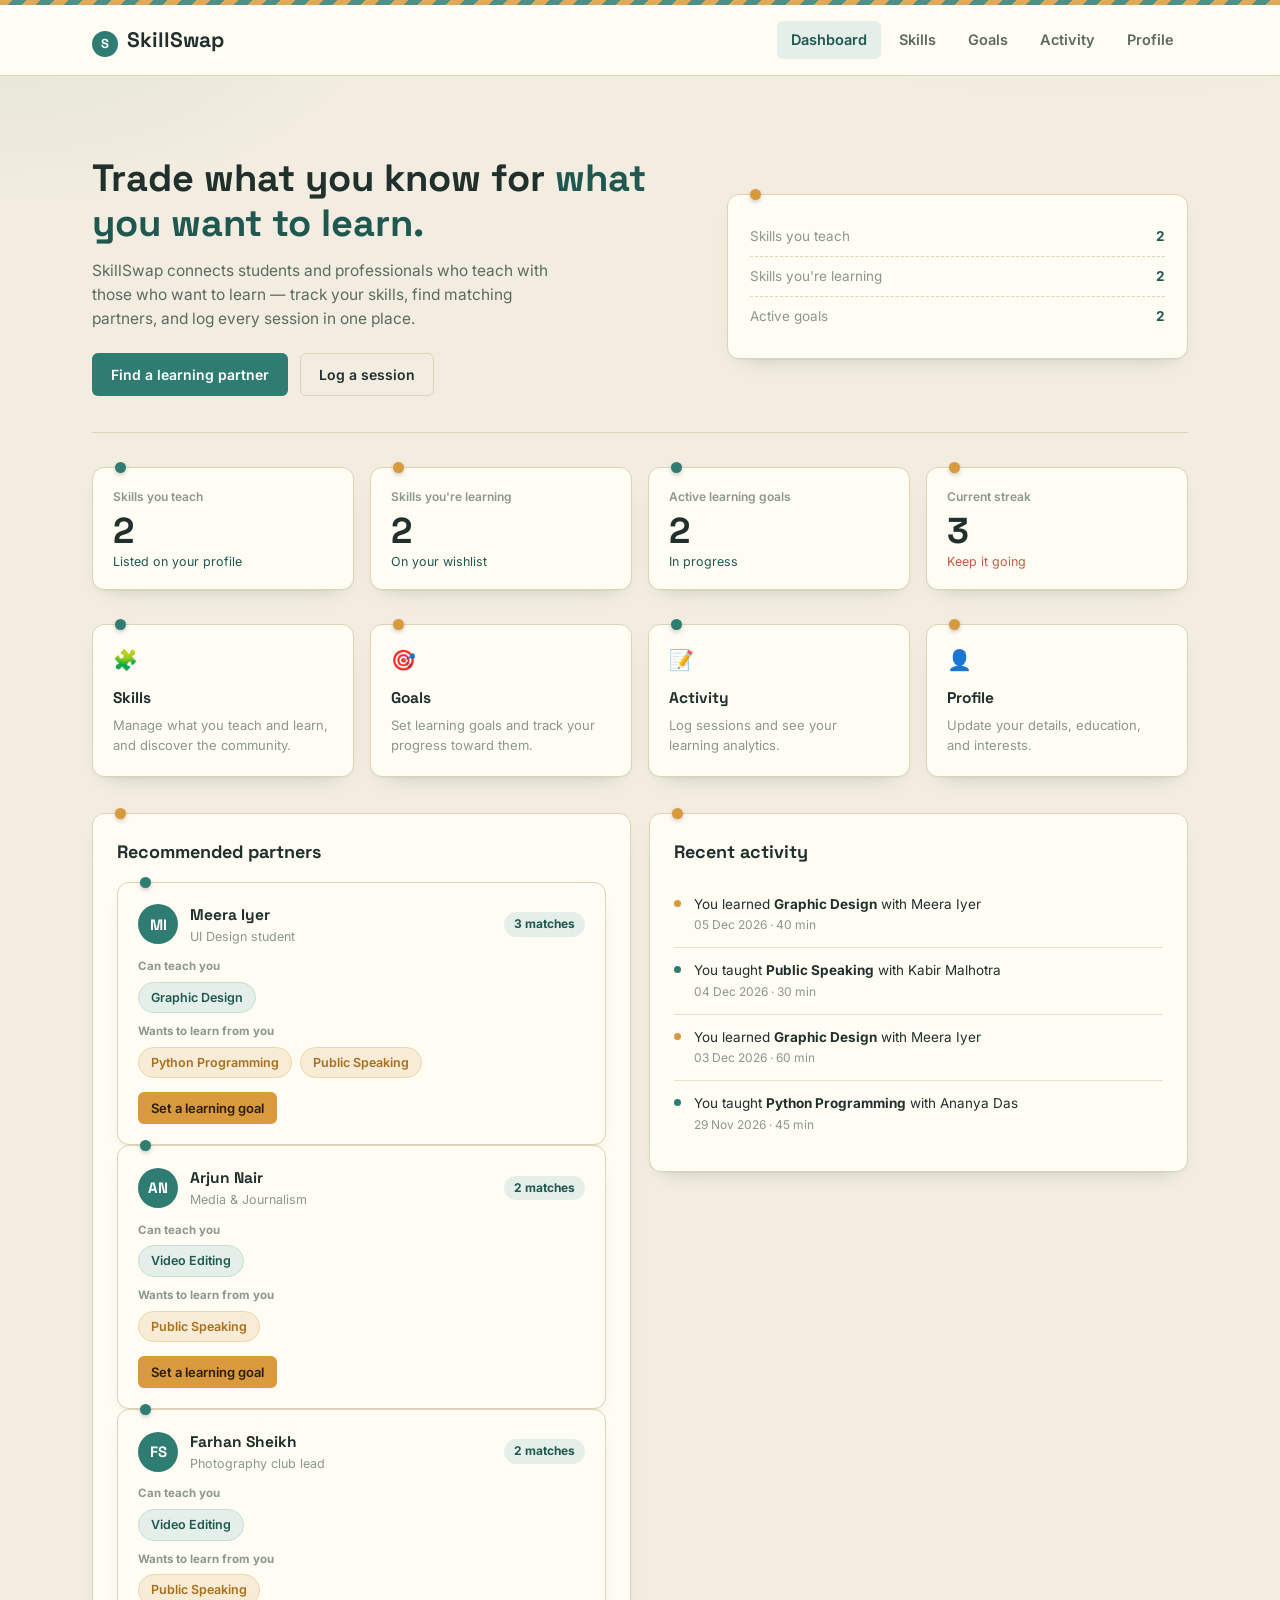
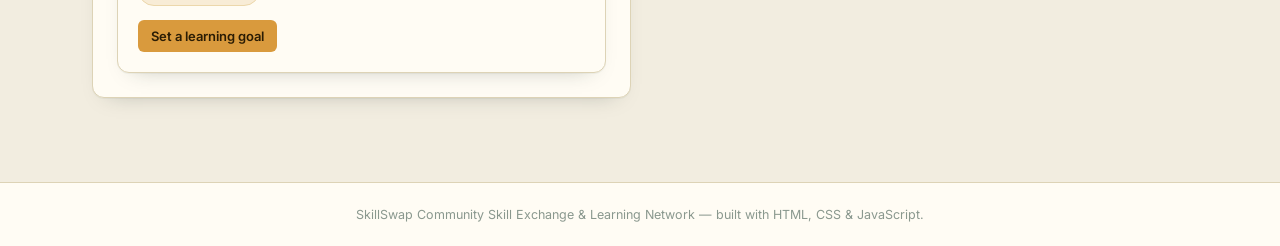
<file: index.html>
<!DOCTYPE html>
<html lang="en">
<head>
<meta charset="UTF-8">
<meta name="viewport" content="width=device-width, initial-scale=1.0">
<title>SkillSwap — Community Skill Exchange &amp; Learning Network</title>
<link rel="stylesheet" href="style.css">
</head>
<body data-page="dashboard">

  <header class="site-header">
    <div class="tape-strip"></div>
    <div class="header-inner">
      <a href="index.html" class="brand"><span class="brand-mark">S</span>SkillSwap<span class="brand-tag">Skill Exchange Network</span></a>
      <nav class="main-nav">
        <a href="index.html" class="active">Dashboard</a>
        <a href="skills.html">Skills</a>
        <a href="goals.html">Goals</a>
        <a href="activity.html">Activity</a>
        <a href="profile.html">Profile</a>
      </nav>
      <button class="nav-toggle" aria-label="Toggle menu">☰</button>
    </div>
  </header>

  <main class="page">
    <div class="wrap">

      <section class="hero">
        <div>
          <h1>Trade what you know for <span>what you want to learn.</span></h1>
          <p>SkillSwap connects students and professionals who teach with those who want to learn — track your skills, find matching partners, and log every session in one place.</p>
          <div class="hero-actions">
            <a href="skills.html" class="btn btn-teal">Find a learning partner</a>
            <a href="activity.html" class="btn btn-outline">Log a session</a>
          </div>
        </div>
        <div class="pin-card hero-card pin-amber">
          <div class="fig-row"><span>Skills you teach</span><span id="stat-teach-mini">—</span></div>
          <div class="fig-row"><span>Skills you're learning</span><span id="stat-learn-mini">—</span></div>
          <div class="fig-row"><span>Active goals</span><span id="stat-goals-mini">—</span></div>
        </div>
      </section>

      <div class="stat-row">
        <div class="pin-card stat-card pin-teal">
          <div class="stat-label">Skills you teach</div>
          <div class="stat-value" id="stat-teach">0</div>
          <div class="stat-sub">Listed on your profile</div>
        </div>
        <div class="pin-card stat-card pin-amber">
          <div class="stat-label">Skills you're learning</div>
          <div class="stat-value" id="stat-learn">0</div>
          <div class="stat-sub">On your wishlist</div>
        </div>
        <div class="pin-card stat-card pin-teal">
          <div class="stat-label">Active learning goals</div>
          <div class="stat-value" id="stat-goals">0</div>
          <div class="stat-sub">In progress</div>
        </div>
        <div class="pin-card stat-card pin-amber warn">
          <div class="stat-label">Current streak</div>
          <div class="stat-value" id="stat-streak">0</div>
          <div class="stat-sub" id="stat-streak-sub">days in a row</div>
        </div>
      </div>

      <div class="quick-grid">
        <a href="skills.html" class="pin-card quick-card pin-teal">
          <span class="q-icon">🧩</span>
          <h3>Skills</h3>
          <p>Manage what you teach and learn, and discover the community.</p>
        </a>
        <a href="goals.html" class="pin-card quick-card pin-amber">
          <span class="q-icon">🎯</span>
          <h3>Goals</h3>
          <p>Set learning goals and track your progress toward them.</p>
        </a>
        <a href="activity.html" class="pin-card quick-card pin-teal">
          <span class="q-icon">📝</span>
          <h3>Activity</h3>
          <p>Log sessions and see your learning analytics.</p>
        </a>
        <a href="profile.html" class="pin-card quick-card pin-amber">
          <span class="q-icon">👤</span>
          <h3>Profile</h3>
          <p>Update your details, education, and interests.</p>
        </a>
      </div>

      <div class="two-col">
        <section class="pin-card panel">
          <div class="panel-head"><h2>Recommended partners</h2></div>
          <div id="dash-partners"></div>
        </section>

        <section class="pin-card panel">
          <div class="panel-head"><h2>Recent activity</h2></div>
          <ul class="activity-list" id="activity-feed"></ul>
        </section>
      </div>

    </div>
  </main>

  <footer class="site-footer">SkillSwap Community Skill Exchange &amp; Learning Network — built with HTML, CSS &amp; JavaScript.</footer>
  <div id="toast"></div>
  <script src="script.js"></script>
</body>
</html>
</file>
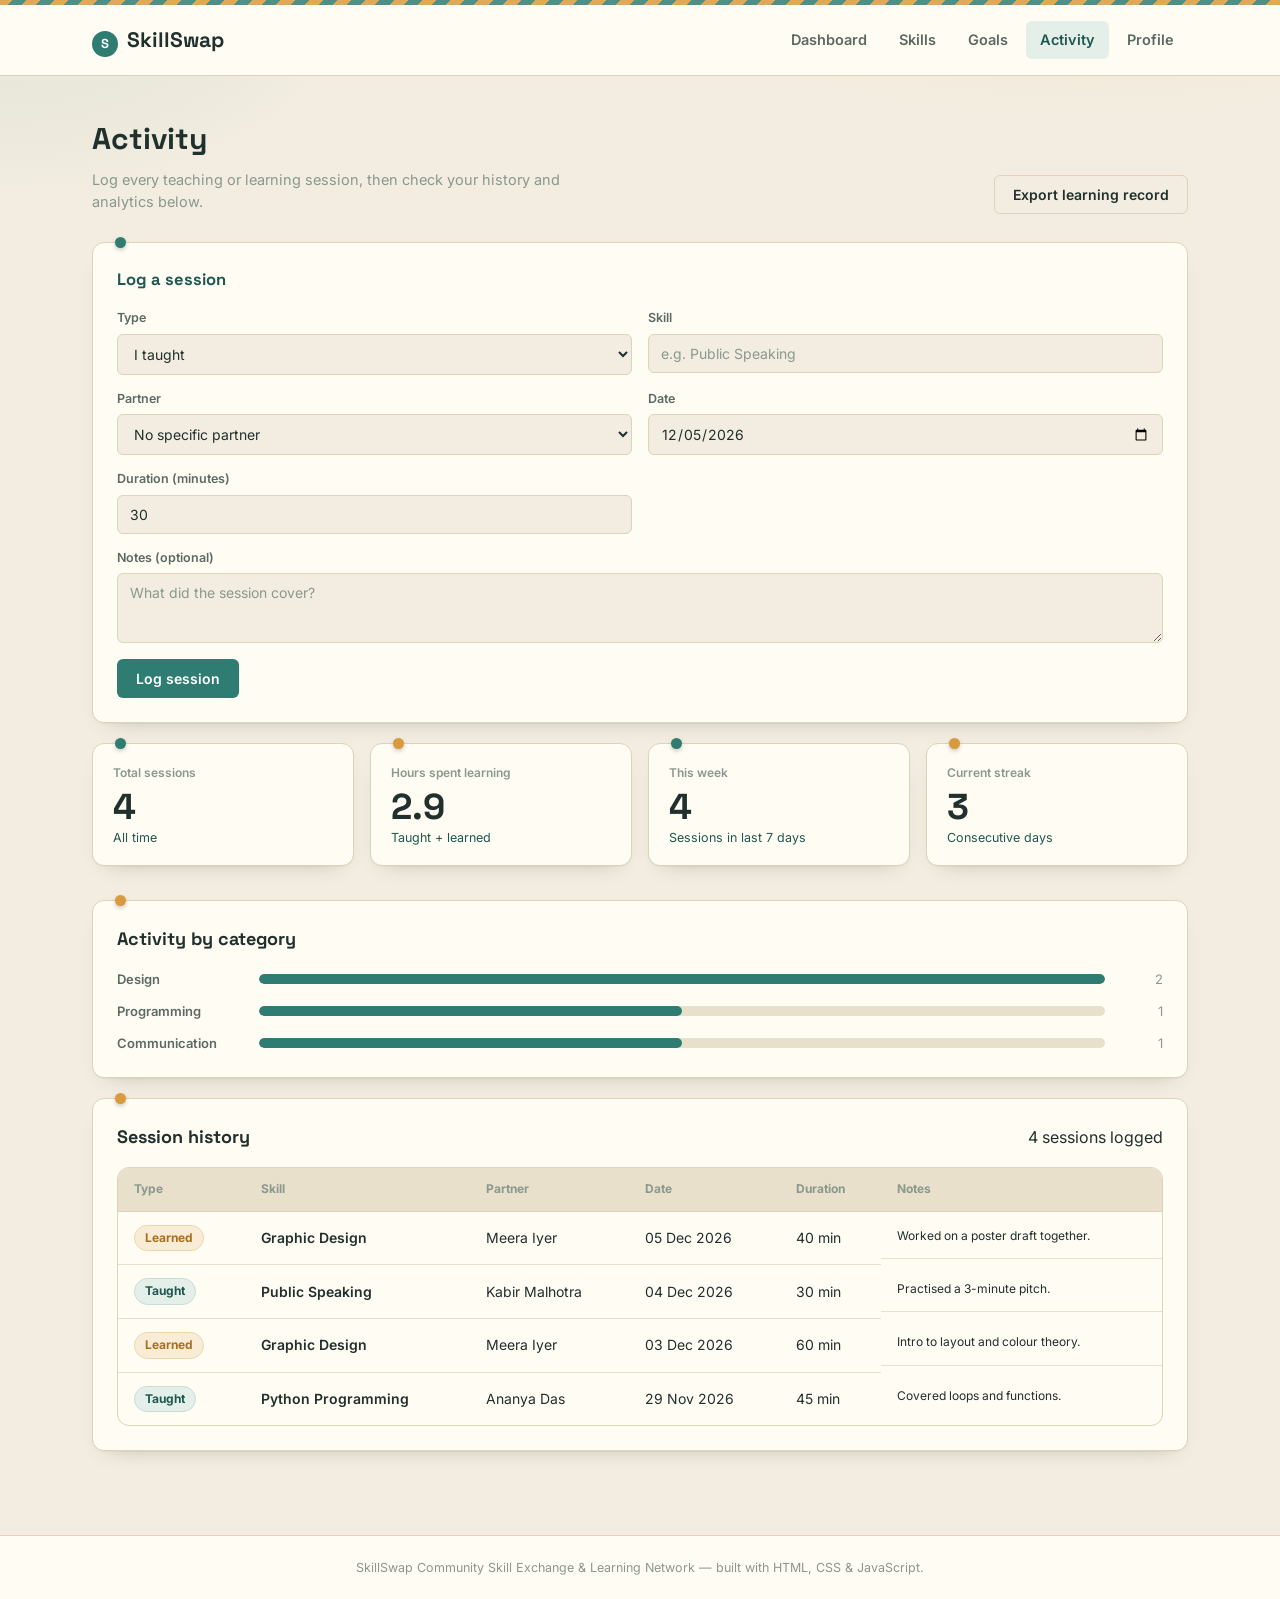
<file: activity.html>
<!DOCTYPE html>
<html lang="en">
<head>
<meta charset="UTF-8">
<meta name="viewport" content="width=device-width, initial-scale=1.0">
<title>Activity — SkillSwap</title>
<link rel="stylesheet" href="style.css">
</head>
<body data-page="activity">

  <header class="site-header">
    <div class="tape-strip"></div>
    <div class="header-inner">
      <a href="index.html" class="brand"><span class="brand-mark">S</span>SkillSwap<span class="brand-tag">Skill Exchange Network</span></a>
      <nav class="main-nav">
        <a href="index.html">Dashboard</a>
        <a href="skills.html">Skills</a>
        <a href="goals.html">Goals</a>
        <a href="activity.html" class="active">Activity</a>
        <a href="profile.html">Profile</a>
      </nav>
      <button class="nav-toggle" aria-label="Toggle menu">☰</button>
    </div>
  </header>

  <main class="page">
    <div class="wrap">

      <div class="page-head">
        <div>
          <h1>Activity</h1>
          <p>Log every teaching or learning session, then check your history and analytics below.</p>
        </div>
        <button class="btn btn-outline" id="export-btn">Export learning record</button>
      </div>

      <section class="pin-card panel pin-teal">
        <div class="panel-head"><h3>Log a session</h3></div>
        <form id="activity-form">
          <div class="field-grid">
            <div class="field">
              <label for="a-type">Type</label>
              <select id="a-type">
                <option value="taught">I taught</option>
                <option value="learned">I learned</option>
              </select>
            </div>
            <div class="field">
              <label for="a-skill">Skill</label>
              <input type="text" id="a-skill" placeholder="e.g. Public Speaking" required>
            </div>
            <div class="field">
              <label for="a-partner">Partner</label>
              <select id="a-partner"></select>
            </div>
            <div class="field">
              <label for="a-date">Date</label>
              <input type="date" id="a-date">
            </div>
            <div class="field">
              <label for="a-minutes">Duration (minutes)</label>
              <input type="number" id="a-minutes" min="5" value="30">
            </div>
            <div class="field full">
              <label for="a-notes">Notes (optional)</label>
              <textarea id="a-notes" placeholder="What did the session cover?"></textarea>
            </div>
          </div>
          <div class="form-actions">
            <button type="submit" class="btn btn-teal">Log session</button>
          </div>
        </form>
      </section>

      <div class="stat-row">
        <div class="pin-card stat-card pin-teal">
          <div class="stat-label">Total sessions</div>
          <div class="stat-value" id="an-total">0</div>
          <div class="stat-sub">All time</div>
        </div>
        <div class="pin-card stat-card pin-amber">
          <div class="stat-label">Hours spent learning</div>
          <div class="stat-value" id="an-hours">0</div>
          <div class="stat-sub">Taught + learned</div>
        </div>
        <div class="pin-card stat-card pin-teal">
          <div class="stat-label">This week</div>
          <div class="stat-value" id="an-week">0</div>
          <div class="stat-sub">Sessions in last 7 days</div>
        </div>
        <div class="pin-card stat-card pin-amber">
          <div class="stat-label">Current streak</div>
          <div class="stat-value" id="an-streak">0</div>
          <div class="stat-sub">Consecutive days</div>
        </div>
      </div>

      <section class="pin-card panel pin-amber">
        <div class="panel-head"><h2>Activity by category</h2></div>
        <div class="bar-chart" id="category-chart"></div>
      </section>

      <section class="pin-card panel">
        <div class="panel-head">
          <h2>Session history</h2>
          <span class="count" id="history-count"></span>
        </div>
        <div class="table-wrap">
          <table class="ledger">
            <thead>
              <tr>
                <th>Type</th>
                <th>Skill</th>
                <th>Partner</th>
                <th>Date</th>
                <th>Duration</th>
                <th>Notes</th>
              </tr>
            </thead>
            <tbody id="history-tbody"></tbody>
          </table>
        </div>
      </section>

    </div>
  </main>

  <footer class="site-footer">SkillSwap Community Skill Exchange &amp; Learning Network — built with HTML, CSS &amp; JavaScript.</footer>
  <div id="toast"></div>
  <script src="script.js"></script>
</body>
</html>
</file>
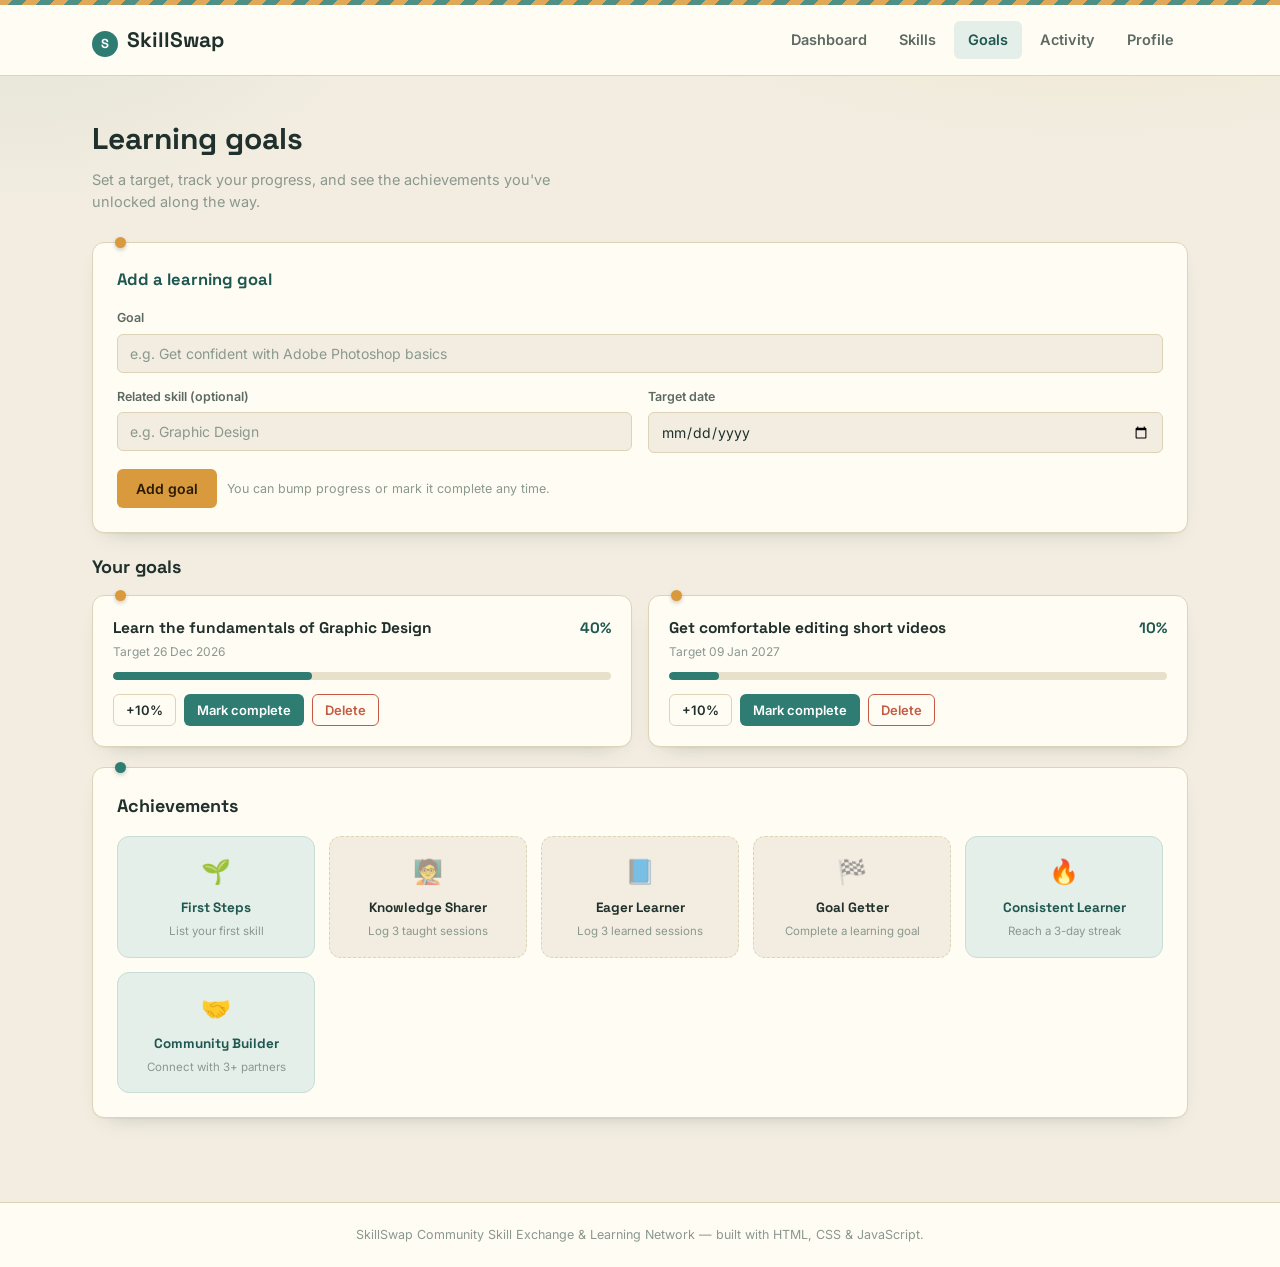
<file: goals.html>
<!DOCTYPE html>
<html lang="en">
<head>
<meta charset="UTF-8">
<meta name="viewport" content="width=device-width, initial-scale=1.0">
<title>Goals — SkillSwap</title>
<link rel="stylesheet" href="style.css">
</head>
<body data-page="goals">

  <header class="site-header">
    <div class="tape-strip"></div>
    <div class="header-inner">
      <a href="index.html" class="brand"><span class="brand-mark">S</span>SkillSwap<span class="brand-tag">Skill Exchange Network</span></a>
      <nav class="main-nav">
        <a href="index.html">Dashboard</a>
        <a href="skills.html">Skills</a>
        <a href="goals.html" class="active">Goals</a>
        <a href="activity.html">Activity</a>
        <a href="profile.html">Profile</a>
      </nav>
      <button class="nav-toggle" aria-label="Toggle menu">☰</button>
    </div>
  </header>

  <main class="page">
    <div class="wrap">

      <div class="page-head">
        <div>
          <h1>Learning goals</h1>
          <p>Set a target, track your progress, and see the achievements you've unlocked along the way.</p>
        </div>
      </div>

      <section class="pin-card panel pin-amber">
        <div class="panel-head"><h3>Add a learning goal</h3></div>
        <form id="goal-form">
          <div class="field-grid">
            <div class="field full">
              <label for="g-title">Goal</label>
              <input type="text" id="g-title" placeholder="e.g. Get confident with Adobe Photoshop basics" required>
            </div>
            <div class="field">
              <label for="g-skill">Related skill (optional)</label>
              <input type="text" id="g-skill" placeholder="e.g. Graphic Design">
            </div>
            <div class="field">
              <label for="g-target">Target date</label>
              <input type="date" id="g-target">
            </div>
          </div>
          <div class="form-actions">
            <button type="submit" class="btn btn-amber">Add goal</button>
            <span class="form-note">You can bump progress or mark it complete any time.</span>
          </div>
        </form>
      </section>

      <section style="margin-bottom:20px;">
        <div class="panel-head" style="margin-bottom:14px;"><h2>Your goals</h2></div>
        <div class="goal-grid" id="goals-grid"></div>
      </section>

      <section class="pin-card panel pin-teal" style="margin-top:8px;">
        <div class="panel-head"><h2>Achievements</h2></div>
        <div class="badge-grid" id="achievements-grid"></div>
      </section>

    </div>
  </main>

  <footer class="site-footer">SkillSwap Community Skill Exchange &amp; Learning Network — built with HTML, CSS &amp; JavaScript.</footer>
  <div id="toast"></div>
  <script src="script.js"></script>
</body>
</html>
</file>
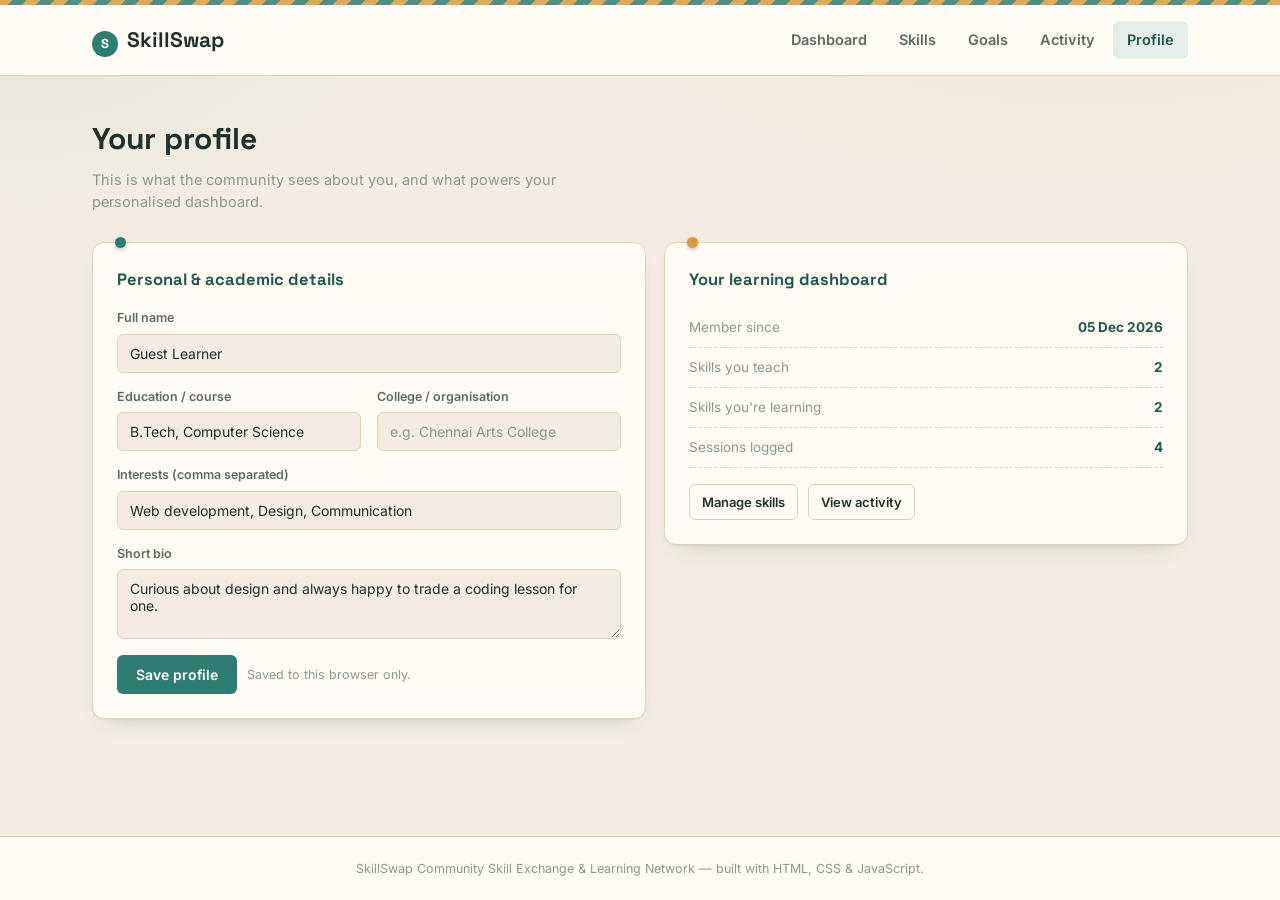
<file: profile.html>
<!DOCTYPE html>
<html lang="en">
<head>
<meta charset="UTF-8">
<meta name="viewport" content="width=device-width, initial-scale=1.0">
<title>Profile — SkillSwap</title>
<link rel="stylesheet" href="style.css">
</head>
<body data-page="profile">

  <header class="site-header">
    <div class="tape-strip"></div>
    <div class="header-inner">
      <a href="index.html" class="brand"><span class="brand-mark">S</span>SkillSwap<span class="brand-tag">Skill Exchange Network</span></a>
      <nav class="main-nav">
        <a href="index.html">Dashboard</a>
        <a href="skills.html">Skills</a>
        <a href="goals.html">Goals</a>
        <a href="activity.html">Activity</a>
        <a href="profile.html" class="active">Profile</a>
      </nav>
      <button class="nav-toggle" aria-label="Toggle menu">☰</button>
    </div>
  </header>

  <main class="page">
    <div class="wrap">

      <div class="page-head">
        <div>
          <h1>Your profile</h1>
          <p>This is what the community sees about you, and what powers your personalised dashboard.</p>
        </div>
      </div>

      <div class="two-col">
        <section class="pin-card panel pin-teal">
          <div class="panel-head"><h3>Personal &amp; academic details</h3></div>
          <form id="profile-form">
            <div class="field-grid">
              <div class="field full">
                <label for="p-name">Full name</label>
                <input type="text" id="p-name" placeholder="e.g. Rahul Sharma">
              </div>
              <div class="field">
                <label for="p-education">Education / course</label>
                <input type="text" id="p-education" placeholder="e.g. B.Sc. Multimedia">
              </div>
              <div class="field">
                <label for="p-college">College / organisation</label>
                <input type="text" id="p-college" placeholder="e.g. Chennai Arts College">
              </div>
              <div class="field full">
                <label for="p-interests">Interests (comma separated)</label>
                <input type="text" id="p-interests" placeholder="e.g. Design, Public speaking, Music">
              </div>
              <div class="field full">
                <label for="p-bio">Short bio</label>
                <textarea id="p-bio" placeholder="A line or two about what you're into and what you'd love to learn."></textarea>
              </div>
            </div>
            <div class="form-actions">
              <button type="submit" class="btn btn-teal">Save profile</button>
              <span class="form-note">Saved to this browser only.</span>
            </div>
          </form>
        </section>

        <section class="pin-card panel pin-amber">
          <div class="panel-head"><h3>Your learning dashboard</h3></div>
          <div class="fig-row"><span>Member since</span><span id="p-joined">—</span></div>
          <div class="fig-row"><span>Skills you teach</span><span id="p-teach-count">0</span></div>
          <div class="fig-row"><span>Skills you're learning</span><span id="p-learn-count">0</span></div>
          <div class="fig-row"><span>Sessions logged</span><span id="p-sessions-count">0</span></div>
          <div class="form-actions">
            <a href="skills.html" class="btn btn-outline btn-sm">Manage skills</a>
            <a href="activity.html" class="btn btn-outline btn-sm">View activity</a>
          </div>
        </section>
      </div>

    </div>
  </main>

  <footer class="site-footer">SkillSwap Community Skill Exchange &amp; Learning Network — built with HTML, CSS &amp; JavaScript.</footer>
  <div id="toast"></div>
  <script src="script.js"></script>
</body>
</html>
</file>
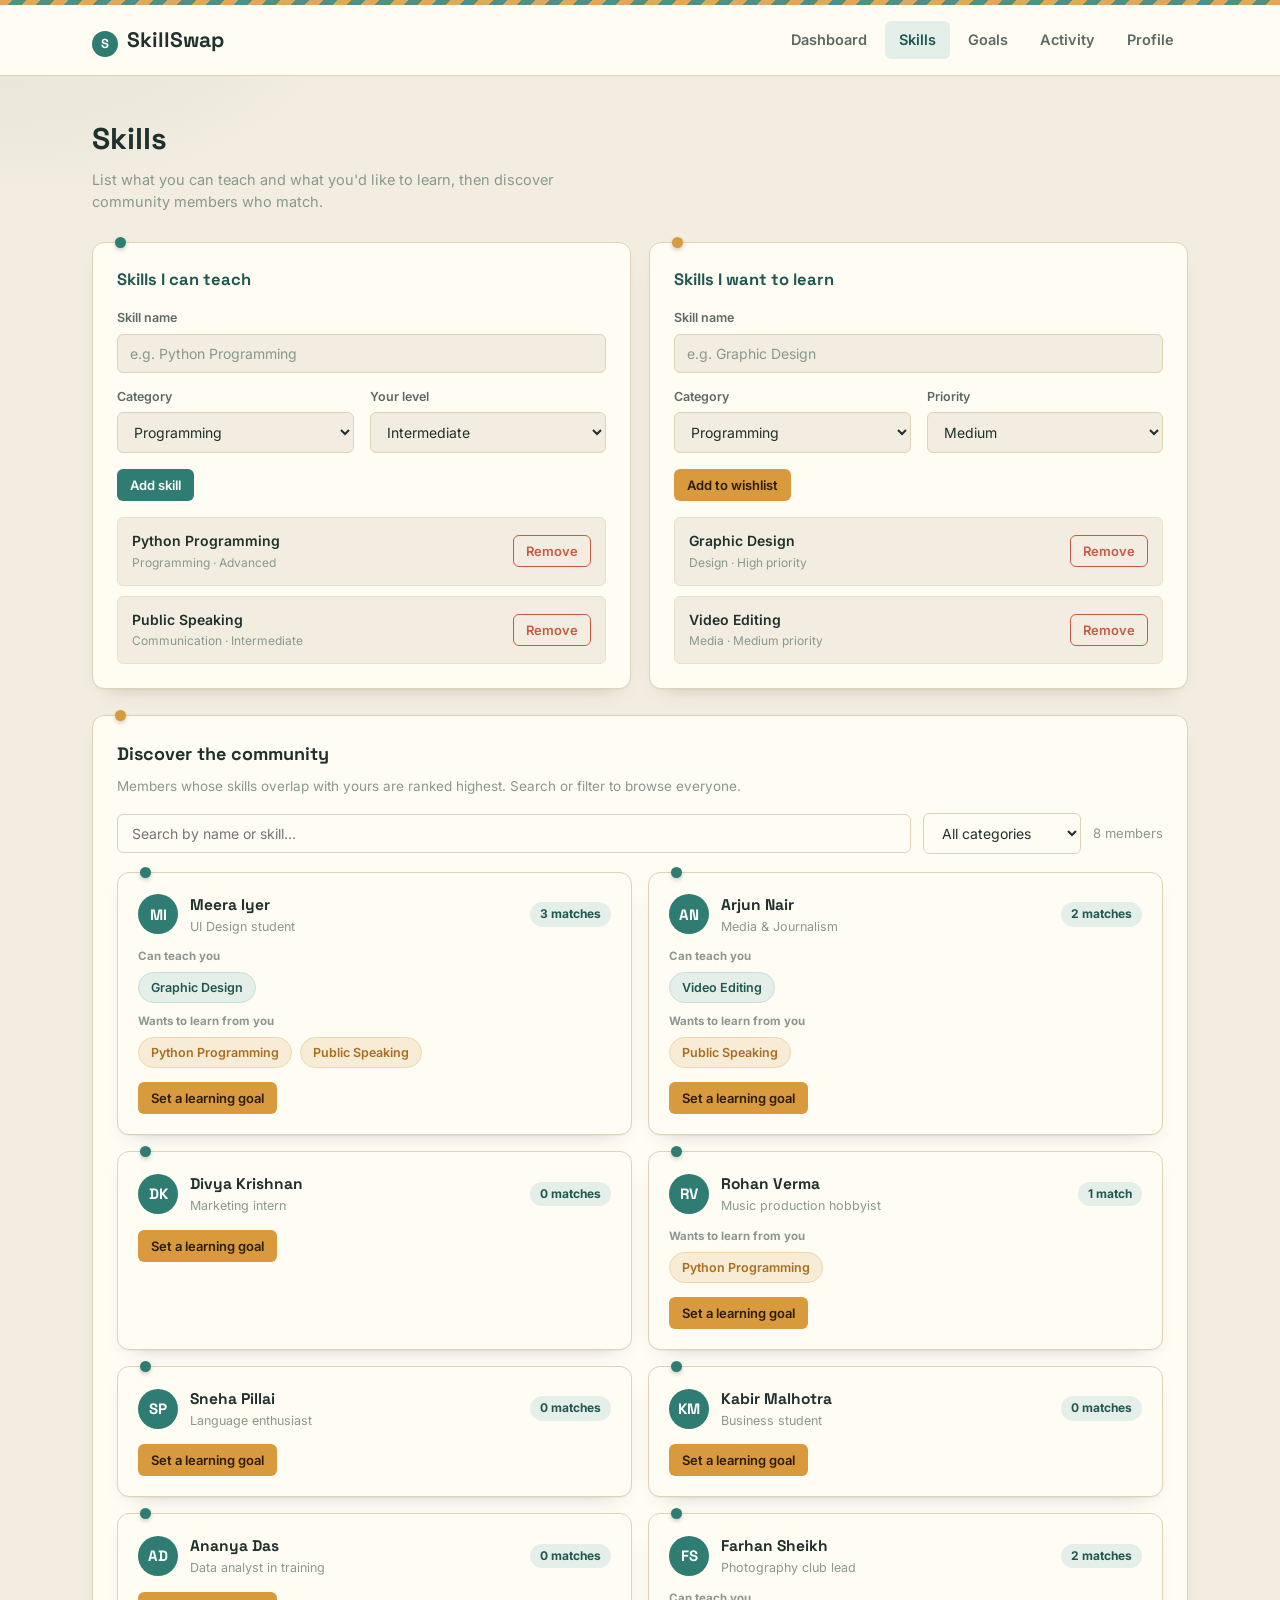
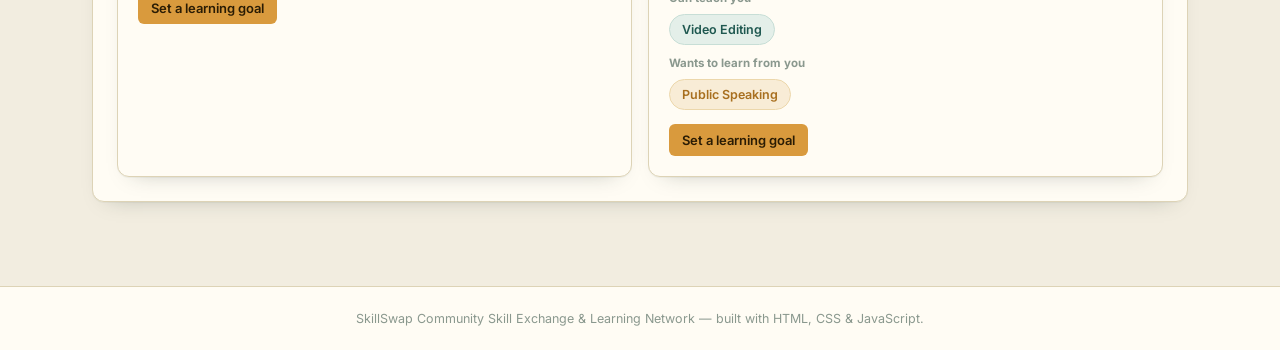
<file: skills.html>
<!DOCTYPE html>
<html lang="en">
<head>
<meta charset="UTF-8">
<meta name="viewport" content="width=device-width, initial-scale=1.0">
<title>Skills — SkillSwap</title>
<link rel="stylesheet" href="style.css">
</head>
<body data-page="skills">

  <header class="site-header">
    <div class="tape-strip"></div>
    <div class="header-inner">
      <a href="index.html" class="brand"><span class="brand-mark">S</span>SkillSwap<span class="brand-tag">Skill Exchange Network</span></a>
      <nav class="main-nav">
        <a href="index.html">Dashboard</a>
        <a href="skills.html" class="active">Skills</a>
        <a href="goals.html">Goals</a>
        <a href="activity.html">Activity</a>
        <a href="profile.html">Profile</a>
      </nav>
      <button class="nav-toggle" aria-label="Toggle menu">☰</button>
    </div>
  </header>

  <main class="page">
    <div class="wrap">

      <div class="page-head">
        <div>
          <h1>Skills</h1>
          <p>List what you can teach and what you'd like to learn, then discover community members who match.</p>
        </div>
      </div>

      <div class="two-col">
        <section class="pin-card panel pin-teal">
          <div class="panel-head"><h3>Skills I can teach</h3></div>
          <form id="teach-form">
            <div class="field-grid">
              <div class="field full">
                <label for="t-name">Skill name</label>
                <input type="text" id="t-name" placeholder="e.g. Python Programming" required>
              </div>
              <div class="field">
                <label for="t-category">Category</label>
                <select id="t-category"></select>
              </div>
              <div class="field">
                <label for="t-level">Your level</label>
                <select id="t-level">
                  <option>Beginner</option>
                  <option selected>Intermediate</option>
                  <option>Advanced</option>
                </select>
              </div>
            </div>
            <div class="form-actions">
              <button type="submit" class="btn btn-teal btn-sm">Add skill</button>
            </div>
          </form>
          <ul class="skill-list" id="teach-list" style="margin-top:16px;"></ul>
        </section>

        <section class="pin-card panel pin-amber">
          <div class="panel-head"><h3>Skills I want to learn</h3></div>
          <form id="learn-form">
            <div class="field-grid">
              <div class="field full">
                <label for="l-name">Skill name</label>
                <input type="text" id="l-name" placeholder="e.g. Graphic Design" required>
              </div>
              <div class="field">
                <label for="l-category">Category</label>
                <select id="l-category"></select>
              </div>
              <div class="field">
                <label for="l-priority">Priority</label>
                <select id="l-priority">
                  <option>Low</option>
                  <option selected>Medium</option>
                  <option>High</option>
                </select>
              </div>
            </div>
            <div class="form-actions">
              <button type="submit" class="btn btn-amber btn-sm">Add to wishlist</button>
            </div>
          </form>
          <ul class="skill-list" id="learn-list" style="margin-top:16px;"></ul>
        </section>
      </div>

      <section class="pin-card panel" style="margin-top:6px;">
        <div class="panel-head">
          <h2>Discover the community</h2>
        </div>
        <p class="hint">Members whose skills overlap with yours are ranked highest. Search or filter to browse everyone.</p>
        <div class="toolbar">
          <input type="search" id="discover-search" placeholder="Search by name or skill…">
          <select id="discover-category"><option value="">All categories</option></select>
          <span class="count" id="discover-count"></span>
        </div>
        <div class="member-grid" id="discovery-grid"></div>
      </section>

    </div>
  </main>

  <footer class="site-footer">SkillSwap Community Skill Exchange &amp; Learning Network — built with HTML, CSS &amp; JavaScript.</footer>
  <div id="toast"></div>
  <script src="script.js"></script>
</body>
</html>
</file>
<file: style.css>
/* ============================================================
   SkillSwap — Community Skill Exchange & Learning Network
   Design: a community noticeboard — warm paper, pinned cards,
   teal for teaching, amber for learning, one tactile pin motif.
   ============================================================ */

@import url('https://fonts.googleapis.com/css2?family=Space+Grotesk:wght@500;600;700&family=Inter:wght@400;500;600;700&display=swap');

:root {
  --paper: #f2ede0;
  --paper-deep: #e8e0cb;
  --card: #fffcf4;
  --line: #ddd3b6;
  --line-soft: #e8e0cb;
  --ink: #20302c;
  --ink-dim: #5c6b62;
  --ink-faint: #8a988e;
  --teal: #2f7d72;
  --teal-deep: #1f5850;
  --teal-bg: #e4efe9;
  --amber: #d99a3d;
  --amber-deep: #a86f1f;
  --amber-bg: #f8ecd6;
  --coral: #c65b45;
  --coral-bg: #f6e3dc;
  --radius: 6px;
  --radius-lg: 12px;
  --font-display: 'Space Grotesk', -apple-system, sans-serif;
  --font-body: 'Inter', -apple-system, Segoe UI, sans-serif;
  --shadow-card: 0 1px 0 rgba(32, 48, 44, 0.04), 0 10px 22px -16px rgba(32, 48, 44, 0.35);
}

* { margin: 0; padding: 0; box-sizing: border-box; }
html { scroll-behavior: smooth; }

body {
  background:
    radial-gradient(900px 420px at 85% -8%, rgba(217, 154, 61, 0.10), transparent 60%),
    radial-gradient(700px 380px at 0% 0%, rgba(47, 125, 114, 0.08), transparent 55%),
    var(--paper);
  color: var(--ink);
  font-family: var(--font-body);
  line-height: 1.55;
  min-height: 100vh;
  display: flex;
  flex-direction: column;
}

a { color: inherit; text-decoration: none; }
img { max-width: 100%; display: block; }
::selection { background: var(--amber); color: #241a08; }
:focus-visible { outline: 2px solid var(--teal-deep); outline-offset: 2px; }

/* ---------- Header ---------- */

.site-header {
  position: sticky;
  top: 0;
  z-index: 40;
  background: var(--card);
  border-bottom: 1px solid var(--line);
}

.tape-strip {
  height: 5px;
  background: repeating-linear-gradient(
    -45deg,
    var(--amber) 0 10px,
    var(--teal) 10px 20px
  );
  opacity: 0.85;
}

.header-inner {
  max-width: 1160px;
  margin: 0 auto;
  padding: 16px 32px;
  display: flex;
  align-items: center;
  justify-content: space-between;
  gap: 24px;
}

.brand {
  display: flex;
  align-items: baseline;
  gap: 9px;
  font-family: var(--font-display);
  font-size: 21px;
  font-weight: 700;
  color: var(--ink);
}

.brand-mark {
  display: inline-flex;
  align-items: center;
  justify-content: center;
  width: 26px; height: 26px;
  border-radius: 50%;
  background: var(--teal);
  color: #fff;
  font-size: 13px;
  transform: translateY(1px);
}

.brand-tag {
  font-family: var(--font-body);
  font-size: 12px;
  font-weight: 500;
  color: var(--ink-faint);
  border-left: 1px solid var(--line);
  padding-left: 10px;
  display: none;
}

.main-nav { display: flex; gap: 4px; }

.main-nav a {
  padding: 8px 14px;
  font-size: 14.5px;
  font-weight: 600;
  color: var(--ink-dim);
  border-radius: var(--radius);
  transition: color 0.15s ease, background 0.15s ease;
}

.main-nav a:hover { color: var(--ink); background: var(--teal-bg); }
.main-nav a.active { color: var(--teal-deep); background: var(--teal-bg); }

.nav-toggle {
  display: none;
  background: none;
  border: 1px solid var(--line);
  color: var(--ink);
  border-radius: var(--radius);
  padding: 8px 10px;
  font-size: 16px;
  cursor: pointer;
}

/* ---------- Layout shell ---------- */

.page { flex: 1; width: 100%; }
.wrap { max-width: 1160px; margin: 0 auto; padding: 40px 32px 64px; }

.page-head {
  display: flex;
  align-items: flex-end;
  justify-content: space-between;
  gap: 20px;
  margin-bottom: 28px;
  flex-wrap: wrap;
}

.page-head h1 {
  font-family: var(--font-display);
  font-size: 30px;
  font-weight: 700;
  color: var(--ink);
}

.page-head p { color: var(--ink-faint); font-size: 14.5px; margin-top: 6px; max-width: 54ch; }

/* ---------- Buttons ---------- */

.btn {
  display: inline-flex;
  align-items: center;
  justify-content: center;
  gap: 8px;
  padding: 10px 18px;
  border-radius: var(--radius);
  border: 1px solid transparent;
  font-family: var(--font-body);
  font-size: 14px;
  font-weight: 600;
  cursor: pointer;
  transition: background 0.15s ease, border-color 0.15s ease, transform 0.1s ease;
  white-space: nowrap;
}

.btn:active { transform: translateY(1px); }

.btn-teal { background: var(--teal); color: #fff; }
.btn-teal:hover { background: var(--teal-deep); }

.btn-amber { background: var(--amber); color: #2a1c04; }
.btn-amber:hover { background: var(--amber-deep); color: #fff; }

.btn-outline { background: transparent; color: var(--ink); border-color: var(--line); }
.btn-outline:hover { border-color: var(--teal); color: var(--teal-deep); }

.btn-danger { background: transparent; color: var(--coral); border-color: var(--coral); padding: 7px 12px; font-size: 13px; }
.btn-danger:hover { background: var(--coral-bg); }

.btn-sm { padding: 7px 12px; font-size: 13px; }
.btn[disabled] { opacity: 0.45; cursor: not-allowed; }

/* ---------- Pinned card ---------- */

.pin-card {
  position: relative;
  background: var(--card);
  border: 1px solid var(--line);
  border-radius: var(--radius-lg);
  box-shadow: var(--shadow-card);
}

.pin-card::before {
  content: '';
  position: absolute;
  top: -6px; left: 22px;
  width: 11px; height: 11px;
  border-radius: 50%;
  background: var(--amber);
  box-shadow: 0 2px 4px rgba(0,0,0,0.2);
}

.pin-card.pin-teal::before { background: var(--teal); }
.pin-card.pin-coral::before { background: var(--coral); }

/* ---------- Stat cards ---------- */

.stat-row {
  display: grid;
  grid-template-columns: repeat(4, 1fr);
  gap: 16px;
  margin-bottom: 34px;
}

.stat-card {
  padding: 20px 20px 18px;
}

.stat-label { font-size: 12px; font-weight: 600; color: var(--ink-faint); text-transform: none; }
.stat-value { font-family: var(--font-display); font-size: 36px; font-weight: 700; color: var(--ink); margin: 6px 0 3px; line-height: 1; }
.stat-sub { font-size: 12.5px; color: var(--teal-deep); }
.stat-card.warn .stat-sub { color: var(--coral); }

/* ---------- Panels ---------- */

.panel { padding: 24px; margin-bottom: 20px; }

.panel-head {
  display: flex;
  align-items: center;
  justify-content: space-between;
  gap: 16px;
  margin-bottom: 16px;
  flex-wrap: wrap;
}

.panel-head h2 { font-family: var(--font-display); font-size: 18px; font-weight: 700; color: var(--ink); }
.panel-head h3 { font-family: var(--font-display); font-size: 16.5px; font-weight: 700; color: var(--teal-deep); }
.panel p.hint { color: var(--ink-faint); font-size: 13.5px; margin-top: -8px; margin-bottom: 16px; }

.two-col { display: grid; grid-template-columns: 1fr 1fr; gap: 18px; align-items: start; }

/* ---------- Forms ---------- */

.field-grid { display: grid; grid-template-columns: 1fr 1fr; gap: 14px 16px; }
.field { display: flex; flex-direction: column; gap: 6px; }
.field.full { grid-column: 1 / -1; }
.field label { font-size: 12.5px; font-weight: 600; color: var(--ink-dim); }

.field input, .field select, .field textarea {
  background: var(--paper);
  border: 1px solid var(--line);
  border-radius: var(--radius);
  padding: 10px 12px;
  color: var(--ink);
  font-family: var(--font-body);
  font-size: 14px;
}

.field textarea { resize: vertical; min-height: 70px; }
.field input:focus, .field select:focus, .field textarea:focus { outline: none; border-color: var(--teal); }
.field input::placeholder, .field textarea::placeholder { color: var(--ink-faint); }

.form-actions { margin-top: 16px; display: flex; gap: 10px; align-items: center; flex-wrap: wrap; }
.form-note { font-size: 12.5px; color: var(--ink-faint); }

/* ---------- Toolbar ---------- */

.toolbar { display: flex; gap: 12px; margin-bottom: 18px; flex-wrap: wrap; align-items: center; }

.toolbar input[type="search"], .toolbar select {
  background: var(--card);
  border: 1px solid var(--line);
  border-radius: var(--radius);
  padding: 10px 14px;
  color: var(--ink);
  font-size: 14px;
  font-family: var(--font-body);
}

.toolbar input[type="search"] { flex: 1; min-width: 220px; }
.toolbar .count { font-size: 13px; color: var(--ink-faint); margin-left: auto; }

/* ---------- Skill tags ---------- */

.tag-row { display: flex; flex-wrap: wrap; gap: 8px; }

.tag {
  display: inline-flex;
  align-items: center;
  gap: 6px;
  padding: 5px 12px;
  border-radius: 999px;
  font-size: 12.5px;
  font-weight: 600;
  border: 1px solid transparent;
}

.tag-teach { background: var(--teal-bg); color: var(--teal-deep); border-color: #c7ded6; }
.tag-learn { background: var(--amber-bg); color: var(--amber-deep); border-color: #ecd7ab; }
.tag-remove {
  background: none; border: none; cursor: pointer;
  color: inherit; font-size: 13px; line-height: 1; opacity: 0.6;
}
.tag-remove:hover { opacity: 1; }

/* ---------- Skill list rows (teach/learn manager) ---------- */

.skill-list { list-style: none; display: flex; flex-direction: column; gap: 10px; }

.skill-row {
  display: flex;
  align-items: center;
  justify-content: space-between;
  gap: 12px;
  background: var(--paper);
  border: 1px solid var(--line-soft);
  border-radius: var(--radius);
  padding: 12px 14px;
}

.skill-row .s-name { font-weight: 600; font-size: 14px; }
.skill-row .s-meta { font-size: 12px; color: var(--ink-faint); margin-top: 2px; }

/* ---------- Member / discovery cards ---------- */

.member-grid { display: grid; grid-template-columns: repeat(2, 1fr); gap: 16px; }

.member-card { padding: 20px; }

.member-top { display: flex; align-items: center; gap: 12px; margin-bottom: 12px; }

.avatar {
  width: 40px; height: 40px;
  border-radius: 50%;
  background: var(--teal);
  color: #fff;
  display: flex; align-items: center; justify-content: center;
  font-family: var(--font-display);
  font-weight: 700;
  font-size: 15px;
  flex-shrink: 0;
}

.member-name { font-family: var(--font-display); font-weight: 700; font-size: 15.5px; color: var(--ink); }
.member-role { font-size: 12.5px; color: var(--ink-faint); }

.member-card .section-label { font-size: 11.5px; font-weight: 700; color: var(--ink-faint); margin: 10px 0 6px; }
.match-score { font-size: 12px; font-weight: 700; color: var(--teal-deep); background: var(--teal-bg); padding: 3px 10px; border-radius: 999px; margin-left: auto; }

/* ---------- Ledger table (reused pattern) ---------- */

.table-wrap { overflow-x: auto; border: 1px solid var(--line); border-radius: var(--radius-lg); background: var(--card); }

table.ledger { width: 100%; border-collapse: collapse; font-size: 14px; min-width: 620px; }

table.ledger thead th {
  text-align: left; font-size: 12px; font-weight: 700; color: var(--ink-faint);
  padding: 12px 16px; background: var(--paper-deep); border-bottom: 1px solid var(--line);
  white-space: nowrap;
}

table.ledger tbody td { padding: 13px 16px; border-bottom: 1px solid var(--line-soft); color: var(--ink); vertical-align: middle; }
table.ledger tbody tr:last-child td { border-bottom: none; }
table.ledger tbody tr:hover { background: rgba(47, 125, 114, 0.04); }
.cell-title { font-weight: 600; }
.cell-sub { display: block; font-size: 12px; color: var(--ink-faint); margin-top: 2px; }
.row-actions { display: flex; gap: 8px; }

/* ---------- Badges ---------- */

.badge { display: inline-flex; align-items: center; gap: 5px; padding: 3px 10px; border-radius: 999px; font-size: 12px; font-weight: 700; border: 1px solid transparent; }
.badge-taught { background: var(--teal-bg); color: var(--teal-deep); border-color: #c7ded6; }
.badge-learned { background: var(--amber-bg); color: var(--amber-deep); border-color: #ecd7ab; }
.badge-done { background: var(--teal-bg); color: var(--teal-deep); border-color: #c7ded6; }
.badge-progress { background: var(--amber-bg); color: var(--amber-deep); border-color: #ecd7ab; }
.badge-due { background: var(--coral-bg); color: var(--coral); border-color: #eac6ba; }

/* ---------- Progress bar ---------- */

.progress-track { width: 100%; height: 8px; background: var(--paper-deep); border-radius: 999px; overflow: hidden; }
.progress-fill { height: 100%; background: var(--teal); border-radius: 999px; transition: width 0.3s ease; }
.progress-fill.due { background: var(--coral); }

/* ---------- Goal cards ---------- */

.goal-grid { display: grid; grid-template-columns: repeat(2, 1fr); gap: 16px; }

.goal-card { padding: 20px; }

.goal-top { display: flex; justify-content: space-between; align-items: flex-start; gap: 10px; margin-bottom: 10px; }
.goal-title { font-family: var(--font-display); font-weight: 700; font-size: 15.5px; }
.goal-target { font-size: 12px; color: var(--ink-faint); margin-top: 3px; }
.goal-pct { font-family: var(--font-display); font-weight: 700; font-size: 15px; color: var(--teal-deep); }
.goal-actions { display: flex; gap: 8px; margin-top: 14px; align-items: center; }

/* ---------- Achievements ---------- */

.badge-grid { display: grid; grid-template-columns: repeat(auto-fill, minmax(190px, 1fr)); gap: 14px; }

.achv {
  padding: 16px;
  text-align: center;
  border-radius: var(--radius-lg);
  border: 1px dashed var(--line);
  background: var(--paper);
}

.achv.earned { border-style: solid; border-color: #c7ded6; background: var(--teal-bg); }
.achv .achv-icon { font-size: 24px; margin-bottom: 8px; opacity: 0.5; }
.achv.earned .achv-icon { opacity: 1; }
.achv .achv-name { font-family: var(--font-display); font-weight: 700; font-size: 13.5px; color: var(--ink); }
.achv .achv-desc { font-size: 11.5px; color: var(--ink-faint); margin-top: 4px; }
.achv.earned .achv-name { color: var(--teal-deep); }

/* ---------- Empty state ---------- */

.empty { text-align: center; padding: 44px 20px; color: var(--ink-faint); }
.empty .empty-mark { font-size: 28px; margin-bottom: 10px; opacity: 0.6; }
.empty p { font-size: 14px; }

/* ---------- Hero (dashboard) ---------- */

.hero { display: grid; grid-template-columns: 1.3fr 1fr; gap: 36px; align-items: center; padding: 40px 0 36px; border-bottom: 1px solid var(--line); margin-bottom: 34px; }

.hero h1 { font-family: var(--font-display); font-size: 38px; line-height: 1.16; font-weight: 700; color: var(--ink); margin-bottom: 14px; }
.hero h1 span { color: var(--teal-deep); }
.hero p { color: var(--ink-dim); font-size: 15.5px; max-width: 48ch; margin-bottom: 22px; }
.hero-actions { display: flex; gap: 12px; flex-wrap: wrap; }

.hero-card { padding: 22px; }
.fig-row { display: flex; justify-content: space-between; padding: 9px 0; border-bottom: 1px dashed var(--line); font-size: 13.5px; }
.fig-row:last-child { border-bottom: none; }
.fig-row span:first-child { color: var(--ink-faint); }
.fig-row span:last-child { color: var(--teal-deep); font-weight: 700; }

/* ---------- Activity feed ---------- */

.activity-list { list-style: none; }
.activity-list li { display: flex; gap: 13px; padding: 12px 0; border-bottom: 1px solid var(--line-soft); font-size: 13.5px; }
.activity-list li:last-child { border-bottom: none; }
.activity-dot { width: 7px; height: 7px; border-radius: 50%; background: var(--amber); margin-top: 6px; flex-shrink: 0; }
.activity-list li.taught .activity-dot { background: var(--teal); }
.activity-time { color: var(--ink-faint); font-size: 12px; margin-top: 2px; }

/* ---------- Quick links ---------- */

.quick-grid { display: grid; grid-template-columns: repeat(4, 1fr); gap: 16px; margin: 6px 0 36px; }
.quick-card { padding: 20px; transition: transform 0.15s ease, border-color 0.15s ease; }
.quick-card:hover { transform: translateY(-2px) rotate(-0.4deg); border-color: var(--teal); }
.quick-card .q-icon { font-size: 20px; margin-bottom: 10px; display: block; }
.quick-card h3 { font-family: var(--font-display); font-size: 15.5px; font-weight: 700; margin-bottom: 5px; color: var(--ink); }
.quick-card p { font-size: 13px; color: var(--ink-faint); }

/* ---------- Category bars (analytics) ---------- */

.bar-chart { display: flex; flex-direction: column; gap: 12px; }
.bar-row { display: grid; grid-template-columns: 130px 1fr 46px; align-items: center; gap: 12px; font-size: 13px; }
.bar-row .bar-label { color: var(--ink-dim); font-weight: 600; }
.bar-track { height: 10px; background: var(--paper-deep); border-radius: 999px; overflow: hidden; }
.bar-fill { height: 100%; background: var(--teal); border-radius: 999px; }
.bar-row .bar-count { text-align: right; color: var(--ink-faint); }

/* ---------- Footer ---------- */

.site-footer { border-top: 1px solid var(--line); background: var(--card); padding: 22px 32px; text-align: center; color: var(--ink-faint); font-size: 12.5px; }

/* ---------- Toast ---------- */

#toast {
  position: fixed; bottom: 22px; left: 50%;
  transform: translateX(-50%) translateY(20px);
  background: var(--ink); color: var(--paper);
  padding: 12px 20px; border-radius: var(--radius);
  font-size: 13.5px; box-shadow: 0 14px 30px -14px rgba(0,0,0,0.45);
  opacity: 0; pointer-events: none;
  transition: opacity 0.2s ease, transform 0.2s ease;
  z-index: 100;
}
#toast.show { opacity: 1; transform: translateX(-50%) translateY(0); }

/* ---------- Responsive ---------- */

@media (max-width: 960px) {
  .stat-row { grid-template-columns: repeat(2, 1fr); }
  .quick-grid { grid-template-columns: repeat(2, 1fr); }
  .member-grid, .goal-grid { grid-template-columns: 1fr; }
  .hero { grid-template-columns: 1fr; padding-top: 26px; }
  .two-col { grid-template-columns: 1fr; }
}

@media (max-width: 720px) {
  .main-nav { display: none; }
  .main-nav.open {
    display: flex; position: absolute; top: 100%; left: 0; right: 0;
    flex-direction: column; background: var(--card);
    border-bottom: 1px solid var(--line); padding: 8px 16px 16px;
  }
  .nav-toggle { display: inline-flex; }
  .field-grid { grid-template-columns: 1fr; }
  .wrap { padding: 28px 18px 48px; }
  .hero h1 { font-size: 29px; }
  .bar-row { grid-template-columns: 90px 1fr 36px; }
}

@media (max-width: 560px) {
  .stat-row { grid-template-columns: 1fr; }
  .header-inner { padding: 14px 18px; }
}

@media (prefers-reduced-motion: reduce) {
  * { transition: none !important; scroll-behavior: auto !important; }
}
</file>
